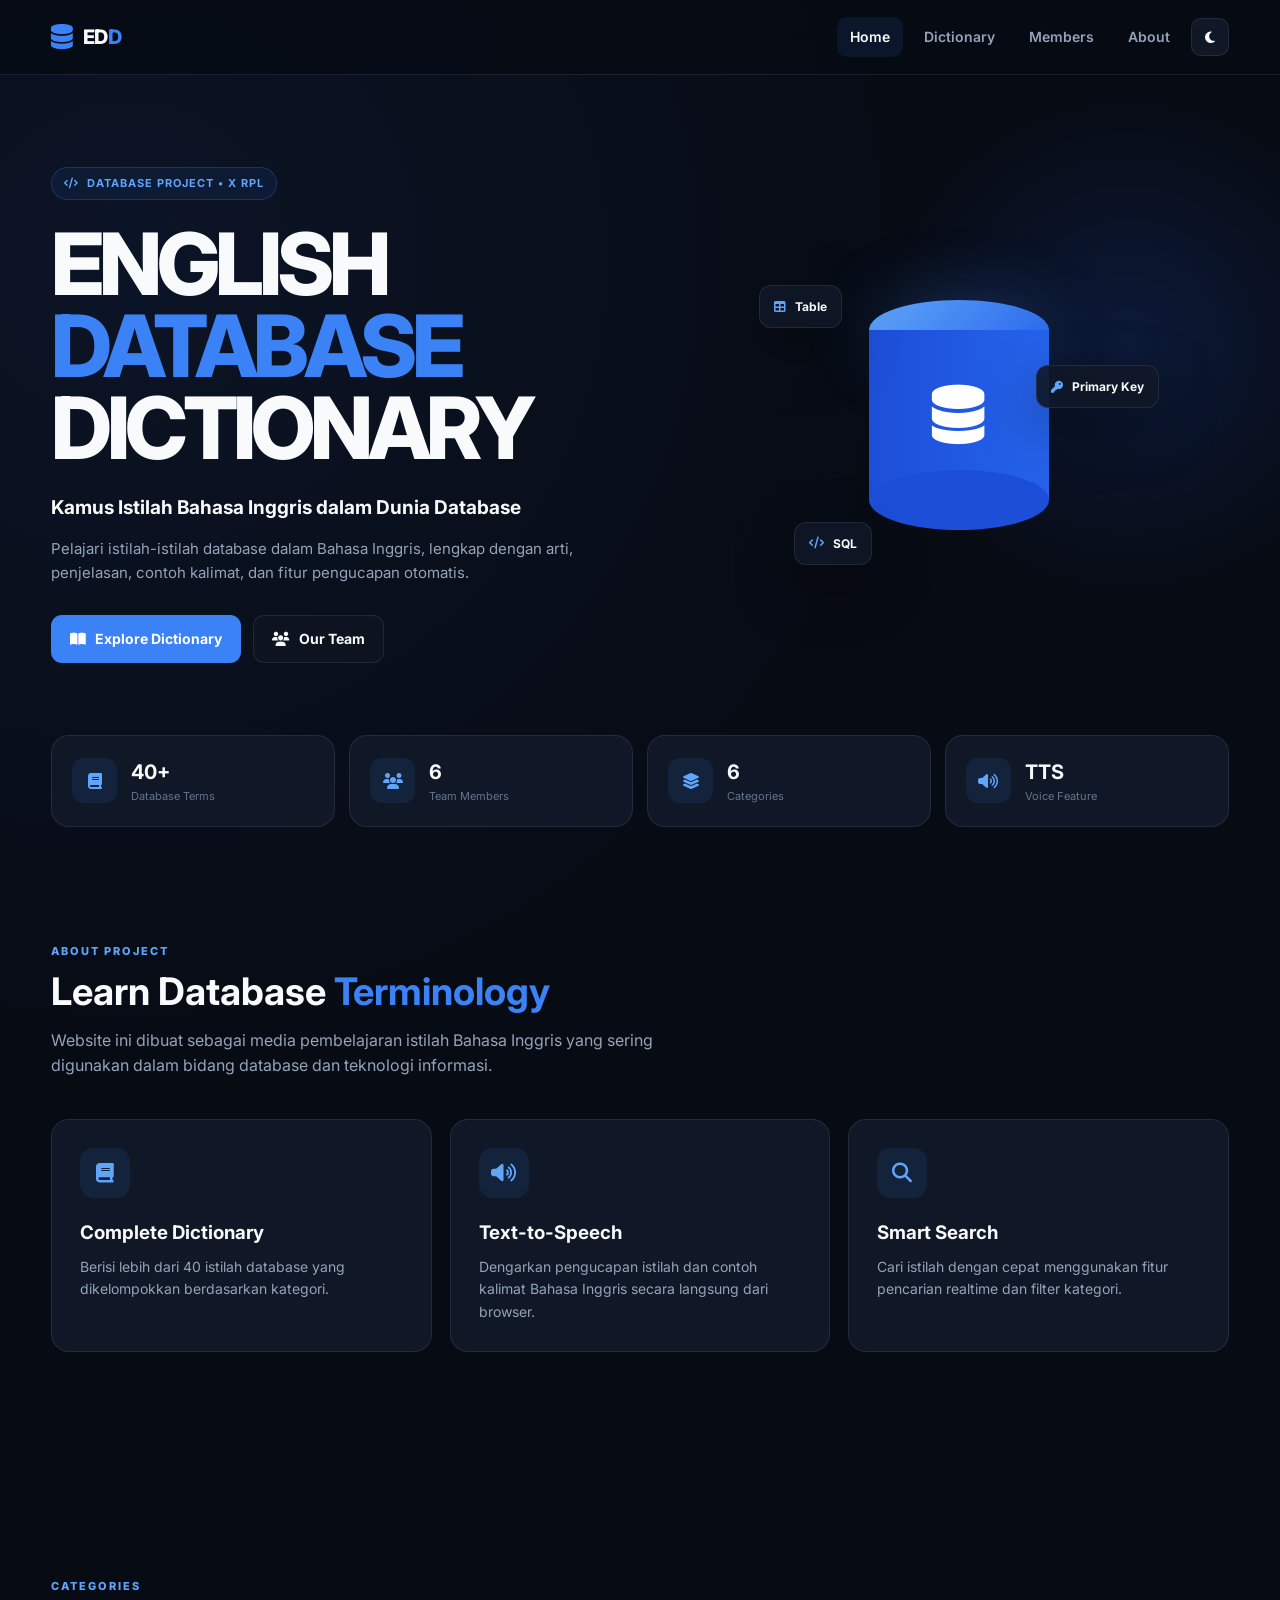
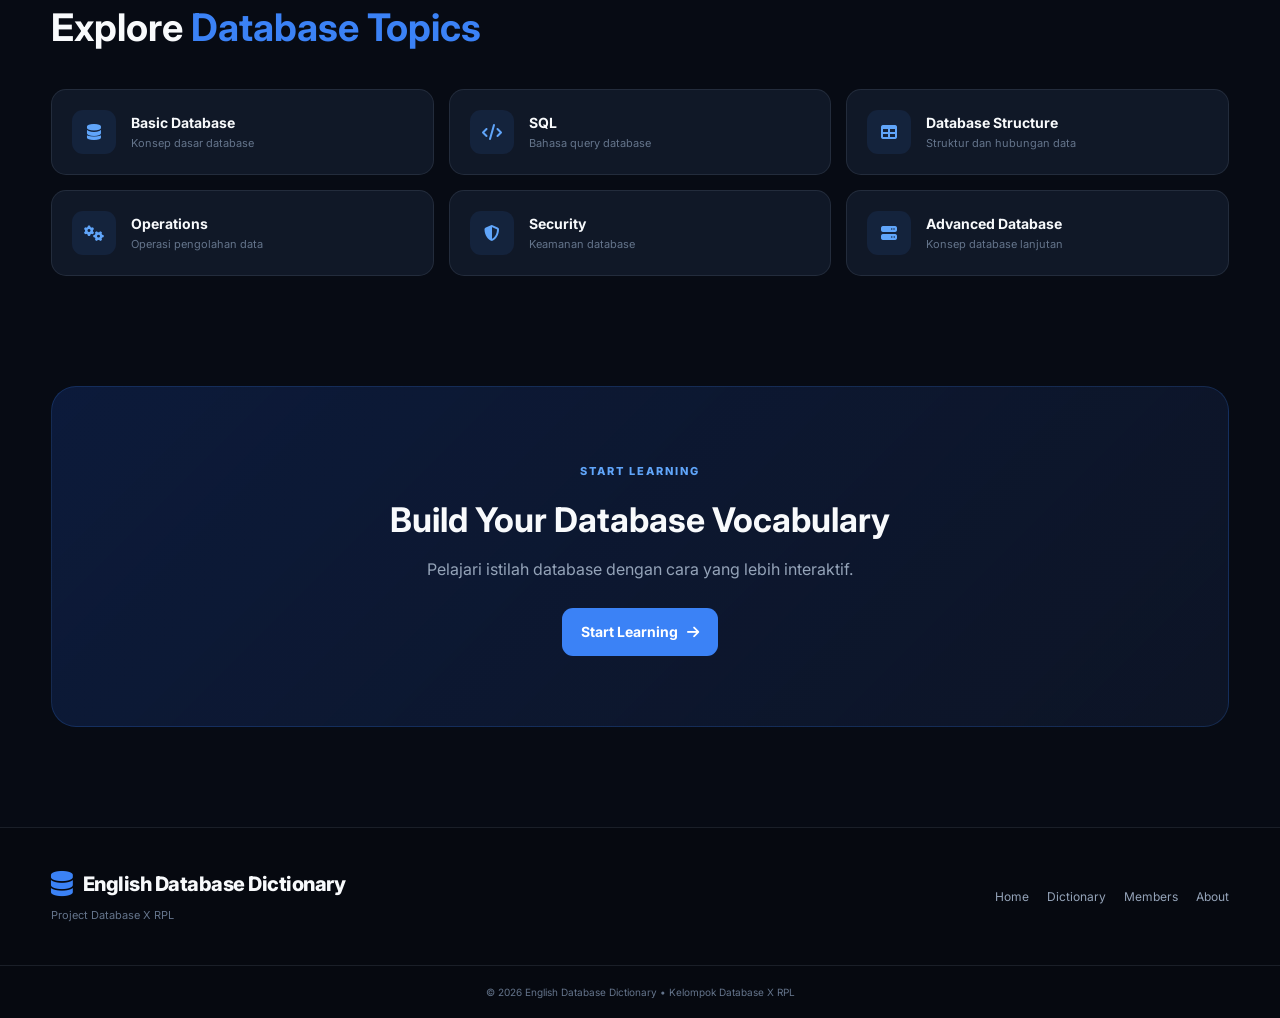
<file: index.html>
<!DOCTYPE html>
<html lang="id">
<head>
    <meta charset="UTF-8">
    <meta name="viewport" content="width=device-width, initial-scale=1.0">
    <meta name="description" content="English Database Dictionary - Kamus Istilah Bahasa Inggris dalam Dunia Database">
    <title>English Database Dictionary</title>
    <link rel="stylesheet" href="style.css">
    <link rel="preconnect" href="https://fonts.googleapis.com">
    <link rel="preconnect" href="https://fonts.gstatic.com" crossorigin>
    <link href="https://fonts.googleapis.com/css2?family=Inter:wght@400;500;600;700;800&display=swap" rel="stylesheet">
    <link rel="stylesheet" href="https://cdnjs.cloudflare.com/ajax/libs/font-awesome/6.5.2/css/all.min.css">
</head>

<body>

<header class="navbar">
    <div class="nav-container">
        <a href="index.html" class="logo">
            <i class="fa-solid fa-database"></i>
            <span>ED<span>D</span></span>
        </a>

        <button class="menu-toggle" id="menuToggle">
            <i class="fa-solid fa-bars"></i>
        </button>

        <nav id="mainNav">
            <a href="index.html" class="active">Home</a>
            <a href="dictionary.html">Dictionary</a>
            <a href="members.html">Members</a>
            <a href="about.html">About</a>
            <button class="theme-btn" onclick="toggleTheme()" title="Ubah tema">
                <i class="fa-solid fa-moon"></i>
            </button>
        </nav>
    </div>
</header>

<main>

<section class="hero">
    <div class="hero-bg"></div>

    <div class="hero-content">
        <div class="badge">
            <i class="fa-solid fa-code"></i>
            DATABASE PROJECT • X RPL
        </div>

        <h1>
            ENGLISH<br>
            <span>DATABASE</span><br>
            DICTIONARY
        </h1>

        <p class="hero-subtitle">
            Kamus Istilah Bahasa Inggris dalam Dunia Database
        </p>

        <p class="hero-description">
            Pelajari istilah-istilah database dalam Bahasa Inggris,
            lengkap dengan arti, penjelasan, contoh kalimat,
            dan fitur pengucapan otomatis.
        </p>

        <div class="hero-buttons">
            <a href="dictionary.html" class="btn btn-primary">
                <i class="fa-solid fa-book-open"></i>
                Explore Dictionary
            </a>

            <a href="members.html" class="btn btn-outline">
                <i class="fa-solid fa-users"></i>
                Our Team
            </a>
        </div>
    </div>

    <div class="hero-visual">
        <div class="database-visual">
            <div class="db-cylinder">
                <div class="db-top"></div>
                <div class="db-middle">
                    <i class="fa-solid fa-database"></i>
                </div>
                <div class="db-bottom"></div>
            </div>

            <div class="floating-card card-one">
                <i class="fa-solid fa-table"></i>
                <span>Table</span>
            </div>

            <div class="floating-card card-two">
                <i class="fa-solid fa-key"></i>
                <span>Primary Key</span>
            </div>

            <div class="floating-card card-three">
                <i class="fa-solid fa-code"></i>
                <span>SQL</span>
            </div>
        </div>
    </div>
</section>

<section class="stats-section">
    <div class="stats-grid">

        <div class="stat-card">
            <div class="stat-icon">
                <i class="fa-solid fa-book"></i>
            </div>
            <div>
                <strong>40+</strong>
                <span>Database Terms</span>
            </div>
        </div>

        <div class="stat-card">
            <div class="stat-icon">
                <i class="fa-solid fa-users"></i>
            </div>
            <div>
                <strong>6</strong>
                <span>Team Members</span>
            </div>
        </div>

        <div class="stat-card">
            <div class="stat-icon">
                <i class="fa-solid fa-layer-group"></i>
            </div>
            <div>
                <strong>6</strong>
                <span>Categories</span>
            </div>
        </div>

        <div class="stat-card">
            <div class="stat-icon">
                <i class="fa-solid fa-volume-high"></i>
            </div>
            <div>
                <strong>TTS</strong>
                <span>Voice Feature</span>
            </div>
        </div>

    </div>
</section>

<section class="section intro-section">

    <div class="section-heading">
        <span class="section-label">ABOUT PROJECT</span>
        <h2>Learn Database <span>Terminology</span></h2>
        <p>
            Website ini dibuat sebagai media pembelajaran istilah Bahasa Inggris
            yang sering digunakan dalam bidang database dan teknologi informasi.
        </p>
    </div>

    <div class="feature-grid">

        <div class="feature-card">
            <div class="feature-icon">
                <i class="fa-solid fa-book"></i>
            </div>
            <h3>Complete Dictionary</h3>
            <p>
                Berisi lebih dari 40 istilah database yang dikelompokkan
                berdasarkan kategori.
            </p>
        </div>

        <div class="feature-card">
            <div class="feature-icon">
                <i class="fa-solid fa-volume-high"></i>
            </div>
            <h3>Text-to-Speech</h3>
            <p>
                Dengarkan pengucapan istilah dan contoh kalimat Bahasa Inggris
                secara langsung dari browser.
            </p>
        </div>

        <div class="feature-card">
            <div class="feature-icon">
                <i class="fa-solid fa-magnifying-glass"></i>
            </div>
            <h3>Smart Search</h3>
            <p>
                Cari istilah dengan cepat menggunakan fitur pencarian
                realtime dan filter kategori.
            </p>
        </div>

    </div>

</section>

<section class="section categories-section">

    <div class="section-heading">
        <span class="section-label">CATEGORIES</span>
        <h2>Explore <span>Database Topics</span></h2>
    </div>

    <div class="category-grid">

        <a href="dictionary.html?category=Basic%20Database" class="category-card">
            <i class="fa-solid fa-database"></i>
            <div>
                <h3>Basic Database</h3>
                <p>Konsep dasar database</p>
            </div>
        </a>

        <a href="dictionary.html?category=SQL" class="category-card">
            <i class="fa-solid fa-code"></i>
            <div>
                <h3>SQL</h3>
                <p>Bahasa query database</p>
            </div>
        </a>

        <a href="dictionary.html?category=Database%20Structure" class="category-card">
            <i class="fa-solid fa-table"></i>
            <div>
                <h3>Database Structure</h3>
                <p>Struktur dan hubungan data</p>
            </div>
        </a>

        <a href="dictionary.html?category=Database%20Operations" class="category-card">
            <i class="fa-solid fa-gears"></i>
            <div>
                <h3>Operations</h3>
                <p>Operasi pengolahan data</p>
            </div>
        </a>

        <a href="dictionary.html?category=Database%20Security" class="category-card">
            <i class="fa-solid fa-shield-halved"></i>
            <div>
                <h3>Security</h3>
                <p>Keamanan database</p>
            </div>
        </a>

        <a href="dictionary.html?category=Advanced%20Database" class="category-card">
            <i class="fa-solid fa-server"></i>
            <div>
                <h3>Advanced Database</h3>
                <p>Konsep database lanjutan</p>
            </div>
        </a>

    </div>

</section>

<section class="cta-section">
    <div class="cta-content">
        <span class="section-label">START LEARNING</span>
        <h2>Build Your Database Vocabulary</h2>
        <p>Pelajari istilah database dengan cara yang lebih interaktif.</p>
        <a href="dictionary.html" class="btn btn-primary">
            Start Learning
            <i class="fa-solid fa-arrow-right"></i>
        </a>
    </div>
</section>

</main>

<footer class="footer">
    <div class="footer-container">
        <div class="footer-brand">
            <div class="logo">
                <i class="fa-solid fa-database"></i>
                <span>English Database Dictionary</span>
            </div>
            <p>Project Database X RPL</p>
        </div>

        <div class="footer-links">
            <a href="index.html">Home</a>
            <a href="dictionary.html">Dictionary</a>
            <a href="members.html">Members</a>
            <a href="about.html">About</a>
        </div>
    </div>

    <div class="footer-bottom">
        © 2026 English Database Dictionary • Kelompok Database X RPL
    </div>
</footer>

<script src="script.js"></script>
</body>
</html>
</file>
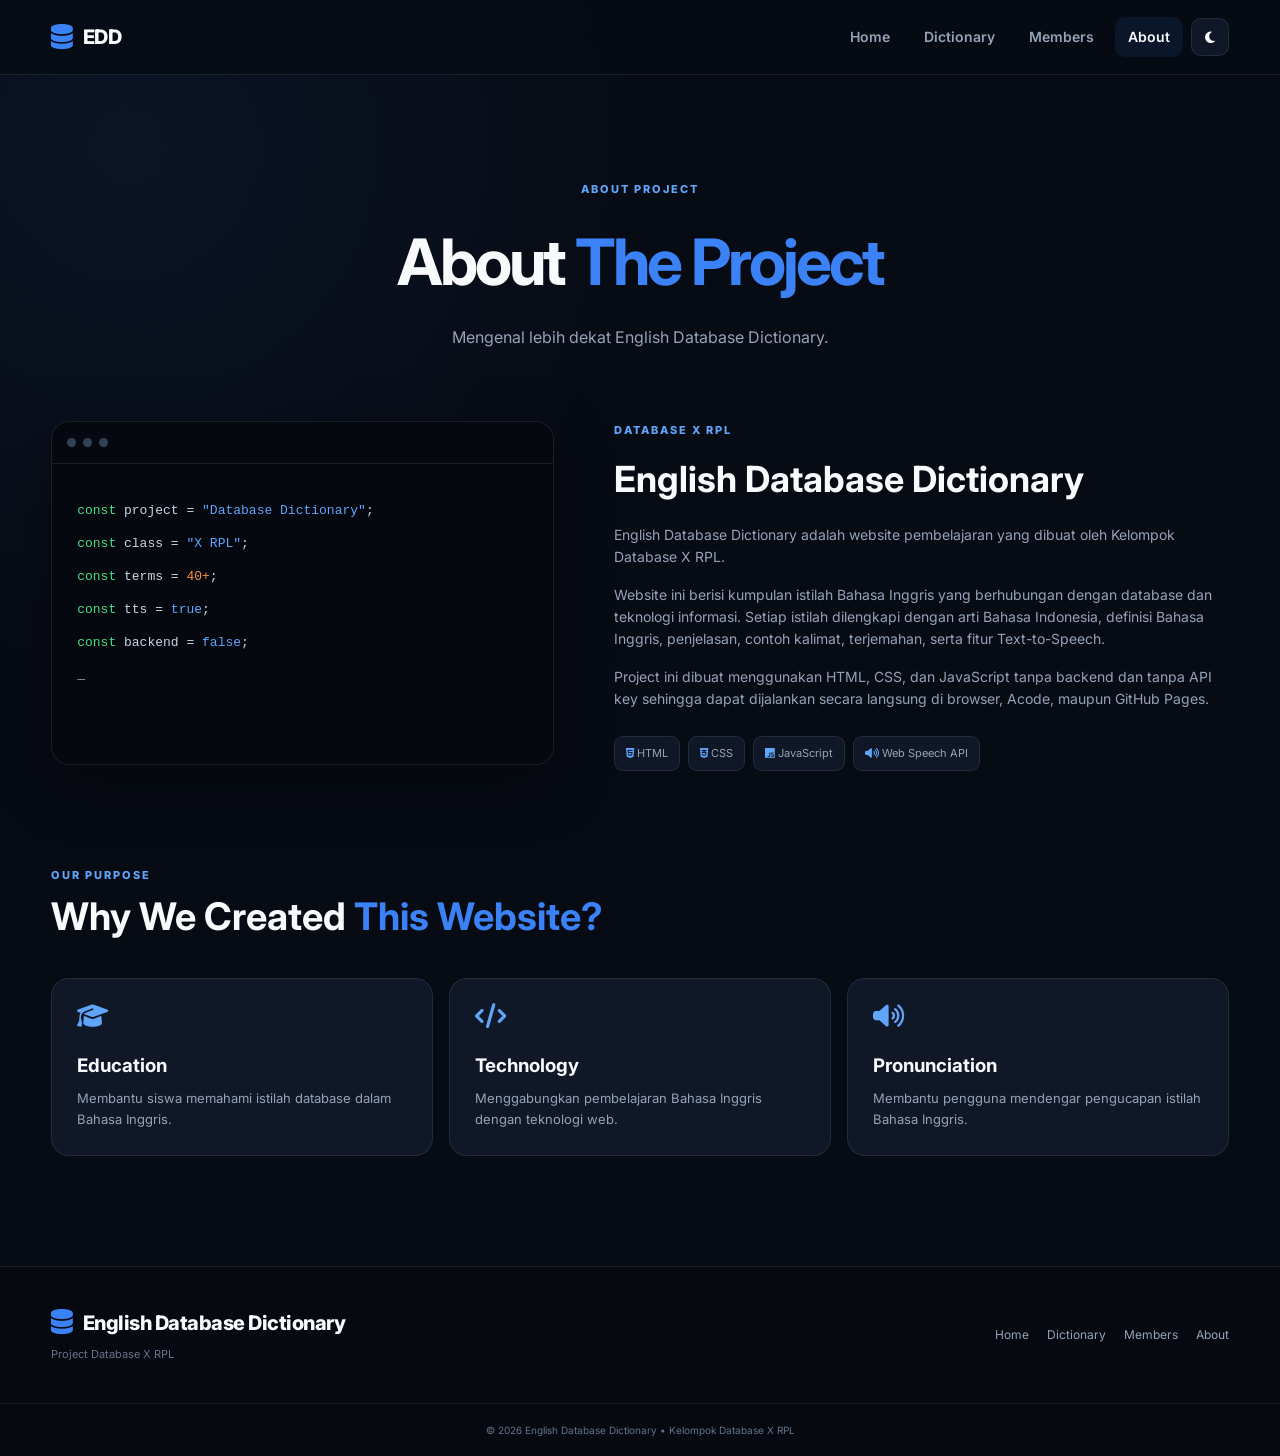
<file: about.html>
<!DOCTYPE html>
<html lang="id">

<head>

<meta charset="UTF-8">
<meta name="viewport" content="width=device-width, initial-scale=1.0">

<title>About | English Database Dictionary</title>

<link rel="stylesheet" href="style.css">

<link rel="preconnect" href="https://fonts.googleapis.com">
<link rel="preconnect" href="https://fonts.gstatic.com" crossorigin>

<link href="https://fonts.googleapis.com/css2?family=Inter:wght@400;500;600;700;800&display=swap" rel="stylesheet">

<link rel="stylesheet" href="https://cdnjs.cloudflare.com/ajax/libs/font-awesome/6.5.2/css/all.min.css">

</head>

<body>

<header class="navbar">

<div class="nav-container">

<a href="index.html" class="logo">
<i class="fa-solid fa-database"></i>
<span>EDD</span>
</a>

<button class="menu-toggle" id="menuToggle">
<i class="fa-solid fa-bars"></i>
</button>

<nav id="mainNav">

<a href="index.html">Home</a>
<a href="dictionary.html">Dictionary</a>
<a href="members.html">Members</a>
<a href="about.html" class="active">About</a>

<button class="theme-btn" onclick="toggleTheme()">
<i class="fa-solid fa-moon"></i>
</button>

</nav>

</div>

</header>

<main>

<section class="page-header">

<span class="section-label">ABOUT PROJECT</span>

<h1>About <span>The Project</span></h1>

<p>
Mengenal lebih dekat English Database Dictionary.
</p>

</section>


<section class="about-section">

<div class="about-grid">

<div class="about-visual">

<div class="terminal-window">

<div class="terminal-top">

<span></span>
<span></span>
<span></span>

</div>

<div class="terminal-content">

<p>
<span class="green">const</span>
project =
<span class="blue">"Database Dictionary"</span>;
</p>

<p>
<span class="green">const</span>
class =
<span class="blue">"X RPL"</span>;
</p>

<p>
<span class="green">const</span>
terms = <span class="orange">40+</span>;
</p>

<p>
<span class="green">const</span>
tts = <span class="blue">true</span>;
</p>

<p>
<span class="green">const</span>
backend = <span class="blue">false</span>;
</p>

<p class="cursor">_</p>

</div>

</div>

</div>


<div class="about-content">

<span class="section-label">DATABASE X RPL</span>

<h2>English Database Dictionary</h2>

<p>
English Database Dictionary adalah website pembelajaran yang dibuat
oleh Kelompok Database X RPL.
</p>

<p>
Website ini berisi kumpulan istilah Bahasa Inggris yang berhubungan
dengan database dan teknologi informasi. Setiap istilah dilengkapi
dengan arti Bahasa Indonesia, definisi Bahasa Inggris, penjelasan,
contoh kalimat, terjemahan, serta fitur Text-to-Speech.
</p>

<p>
Project ini dibuat menggunakan HTML, CSS, dan JavaScript tanpa
backend dan tanpa API key sehingga dapat dijalankan secara langsung
di browser, Acode, maupun GitHub Pages.
</p>

<div class="tech-list">

<span><i class="fa-brands fa-html5"></i> HTML</span>

<span><i class="fa-brands fa-css3-alt"></i> CSS</span>

<span><i class="fa-brands fa-js"></i> JavaScript</span>

<span><i class="fa-solid fa-volume-high"></i> Web Speech API</span>

</div>

</div>

</div>

</section>


<section class="purpose-section">

<div class="section-heading">

<span class="section-label">OUR PURPOSE</span>

<h2>Why We Created <span>This Website?</span></h2>

</div>

<div class="purpose-grid">

<div class="purpose-card">

<i class="fa-solid fa-graduation-cap"></i>

<h3>Education</h3>

<p>
Membantu siswa memahami istilah database dalam Bahasa Inggris.
</p>

</div>

<div class="purpose-card">

<i class="fa-solid fa-code"></i>

<h3>Technology</h3>

<p>
Menggabungkan pembelajaran Bahasa Inggris dengan teknologi web.
</p>

</div>

<div class="purpose-card">

<i class="fa-solid fa-volume-high"></i>

<h3>Pronunciation</h3>

<p>
Membantu pengguna mendengar pengucapan istilah Bahasa Inggris.
</p>

</div>

</div>

</section>

</main>

<footer class="footer">

<div class="footer-container">

<div class="footer-brand">

<div class="logo">
<i class="fa-solid fa-database"></i>
<span>English Database Dictionary</span>
</div>

<p>Project Database X RPL</p>

</div>

<div class="footer-links">

<a href="index.html">Home</a>
<a href="dictionary.html">Dictionary</a>
<a href="members.html">Members</a>
<a href="about.html">About</a>

</div>

</div>

<div class="footer-bottom">
© 2026 English Database Dictionary • Kelompok Database X RPL
</div>

</footer>

<script src="script.js"></script>

</body>
</html>
</file>
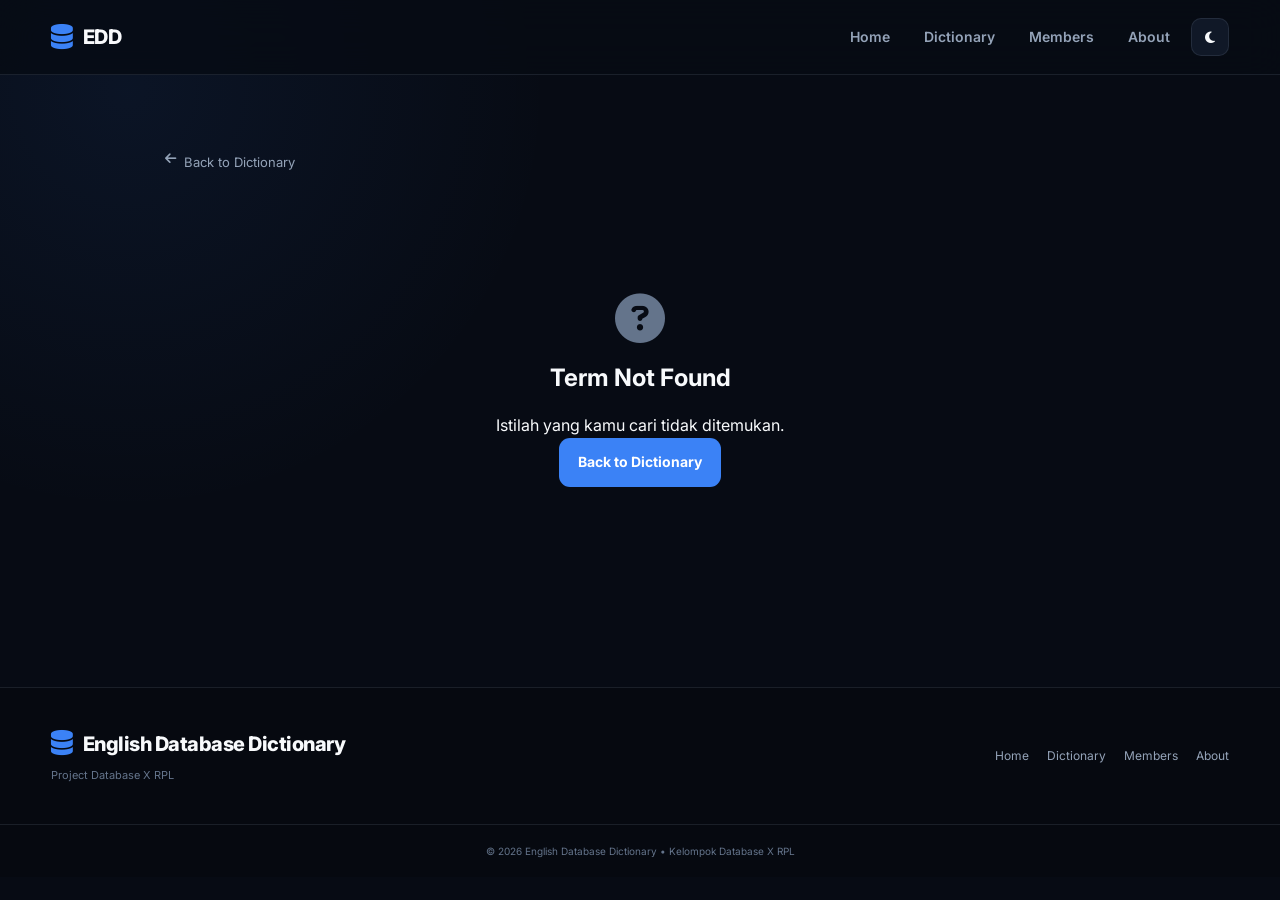
<file: detail.html>
<!DOCTYPE html>
<html lang="id">
<head>
    <meta charset="UTF-8">
    <meta name="viewport" content="width=device-width, initial-scale=1.0">

    <title>Term Detail | English Database Dictionary</title>

    <link rel="stylesheet" href="style.css">

    <link rel="preconnect" href="https://fonts.googleapis.com">
    <link rel="preconnect" href="https://fonts.gstatic.com" crossorigin>

    <link href="https://fonts.googleapis.com/css2?family=Inter:wght@400;500;600;700;800&display=swap" rel="stylesheet">

    <link rel="stylesheet" href="https://cdnjs.cloudflare.com/ajax/libs/font-awesome/6.5.2/css/all.min.css">
</head>

<body>

<header class="navbar">
    <div class="nav-container">

        <a href="index.html" class="logo">
            <i class="fa-solid fa-database"></i>
            <span>EDD</span>
        </a>

        <button class="menu-toggle" id="menuToggle">
            <i class="fa-solid fa-bars"></i>
        </button>

        <nav id="mainNav">
            <a href="index.html">Home</a>
            <a href="dictionary.html">Dictionary</a>
            <a href="members.html">Members</a>
            <a href="about.html">About</a>

            <button class="theme-btn" onclick="toggleTheme()">
                <i class="fa-solid fa-moon"></i>
            </button>
        </nav>

    </div>
</header>

<main>

<section class="detail-page">

    <a href="dictionary.html" class="back-link">
        <i class="fa-solid fa-arrow-left"></i>
        Back to Dictionary
    </a>

    <div id="detailContainer"></div>

</section>

</main>

<footer class="footer">

    <div class="footer-container">

        <div class="footer-brand">

            <div class="logo">
                <i class="fa-solid fa-database"></i>
                <span>English Database Dictionary</span>
            </div>

            <p>Project Database X RPL</p>

        </div>

        <div class="footer-links">
            <a href="index.html">Home</a>
            <a href="dictionary.html">Dictionary</a>
            <a href="members.html">Members</a>
            <a href="about.html">About</a>
        </div>

    </div>

    <div class="footer-bottom">
        © 2026 English Database Dictionary • Kelompok Database X RPL
    </div>

</footer>

<script src="script.js"></script>

</body>
</html>
</file>
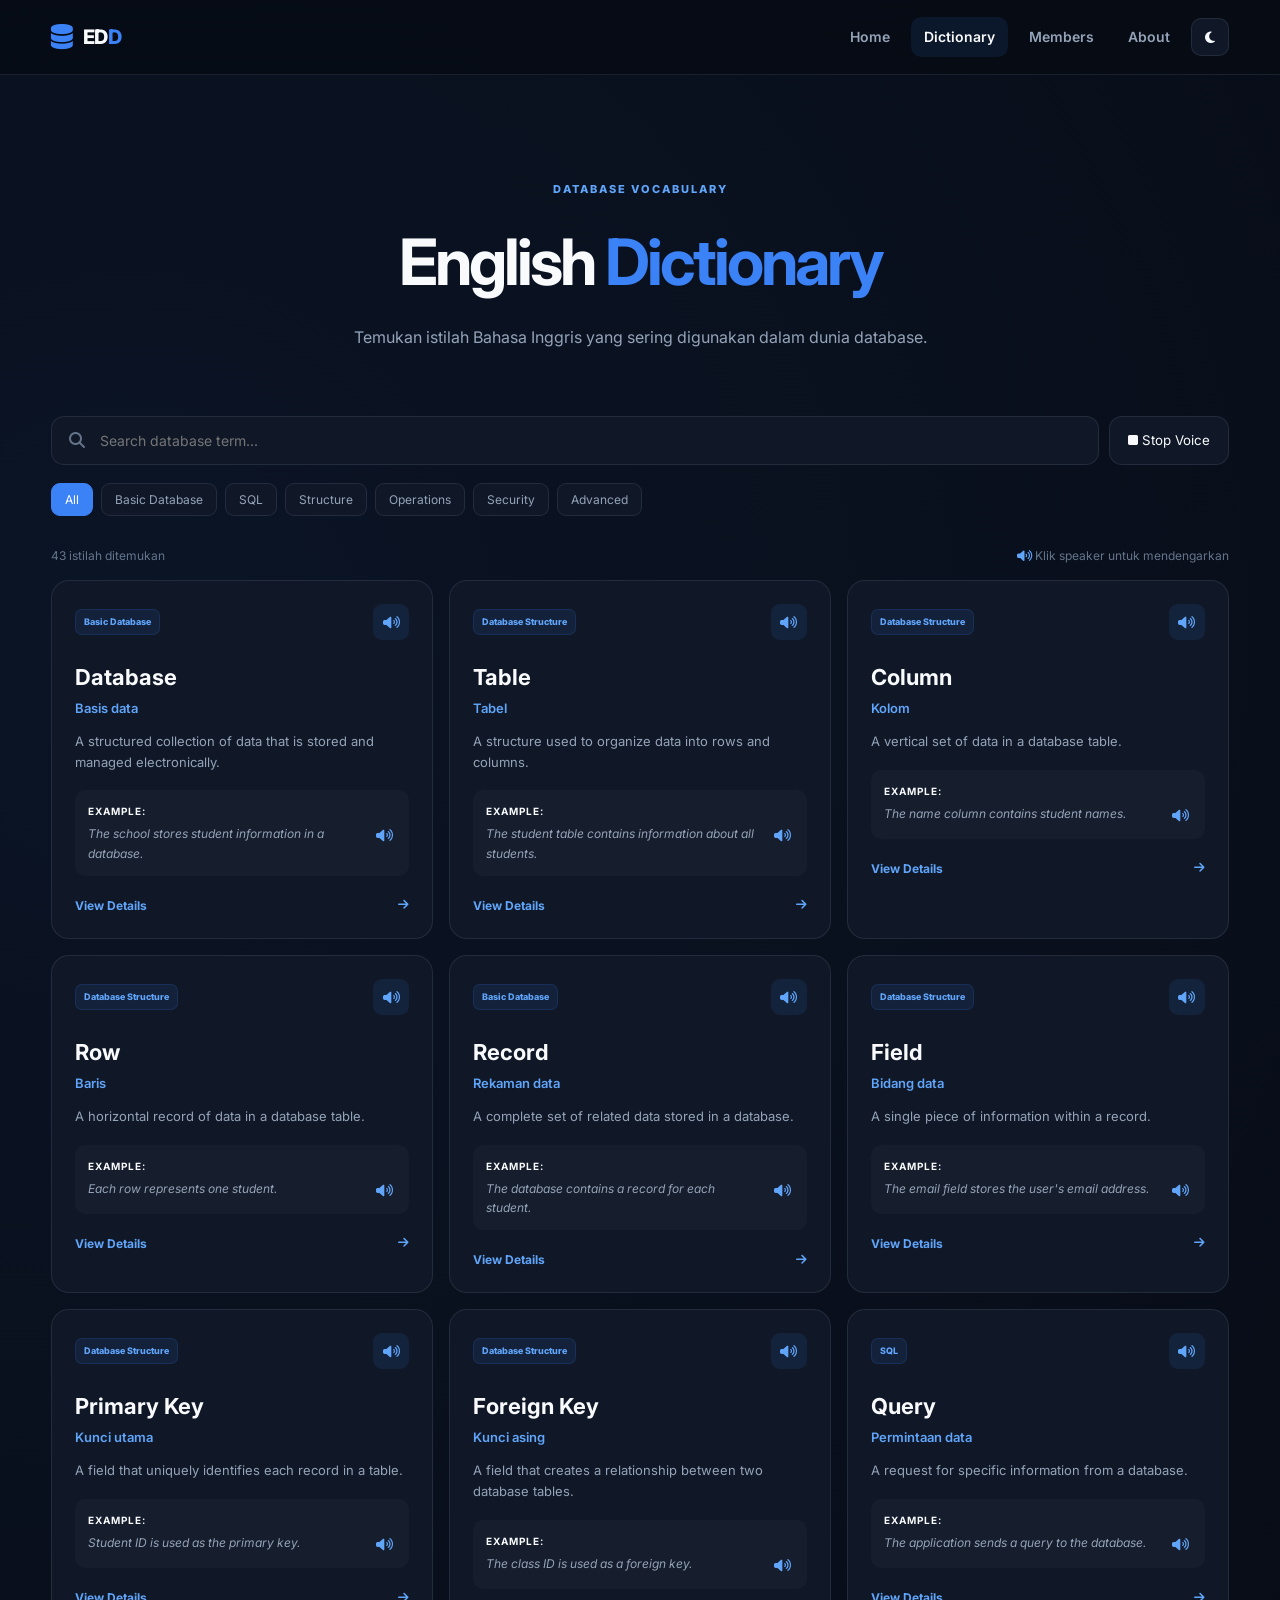
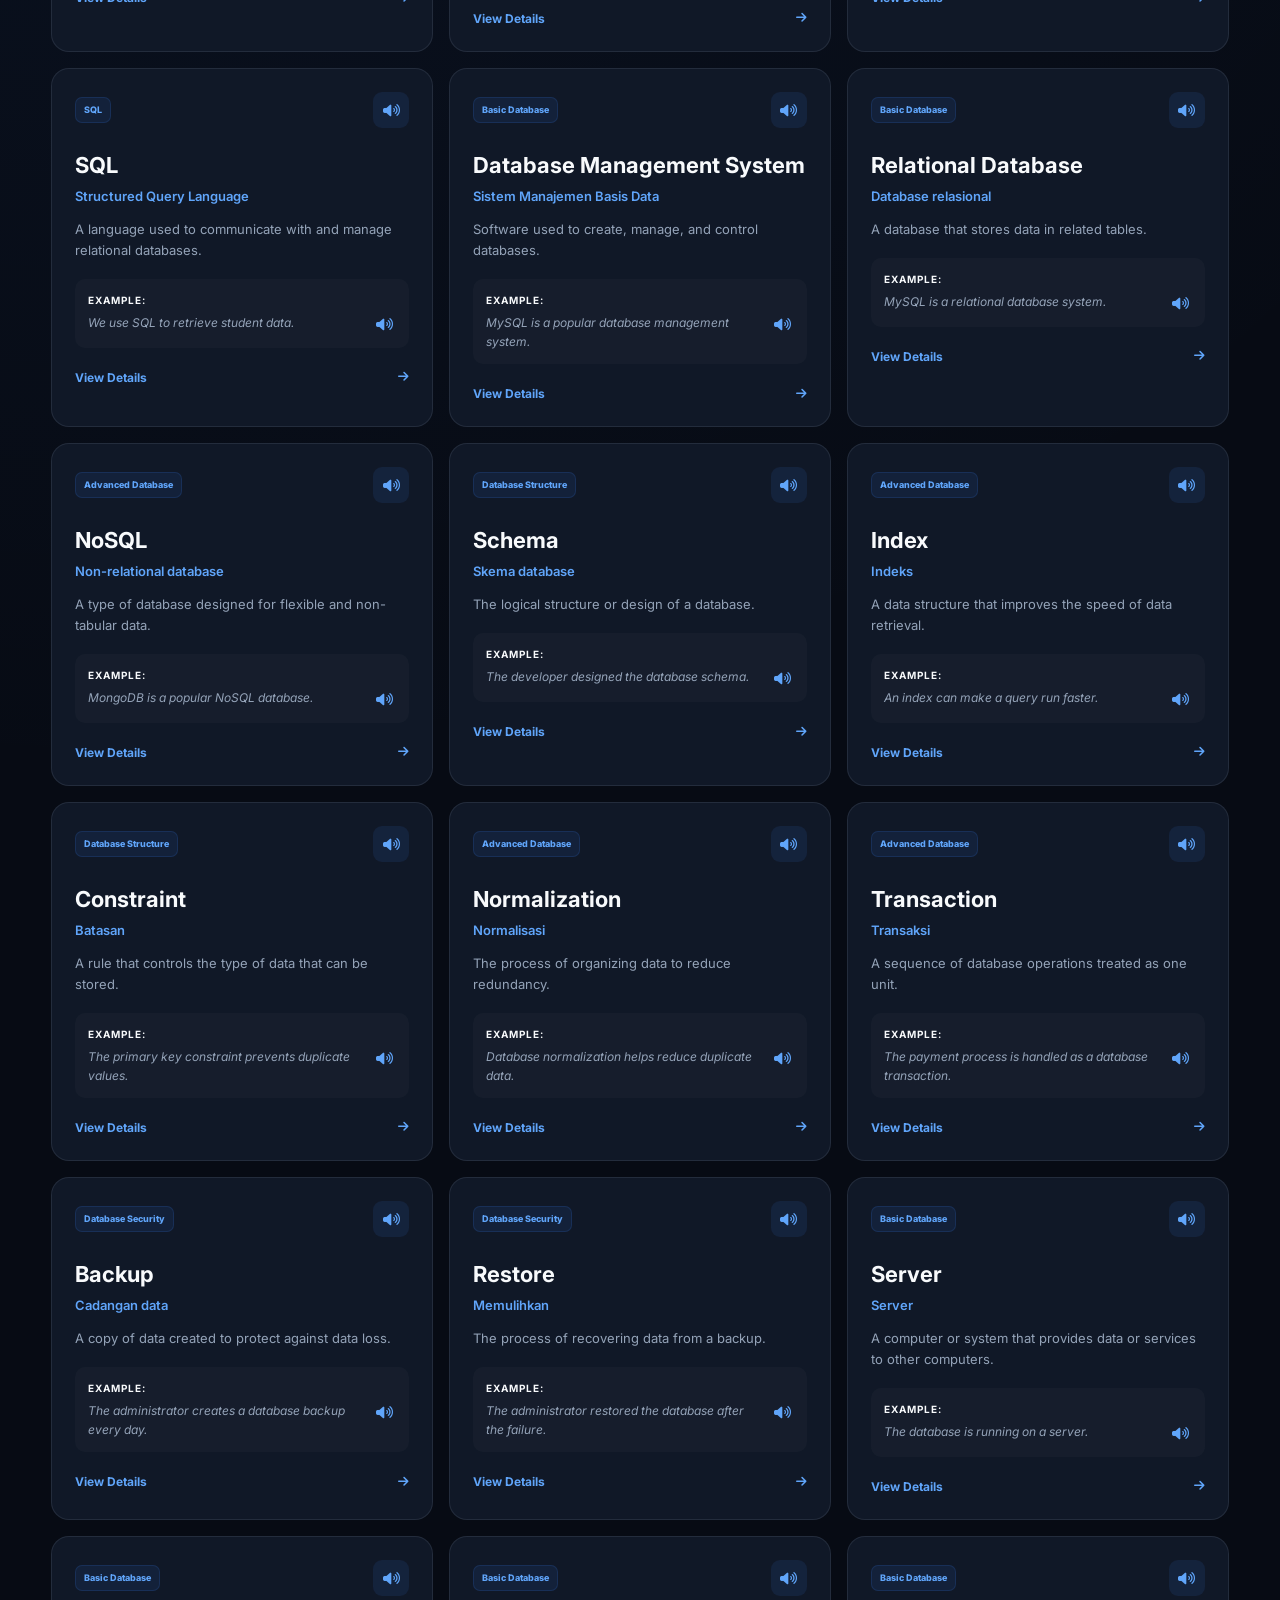
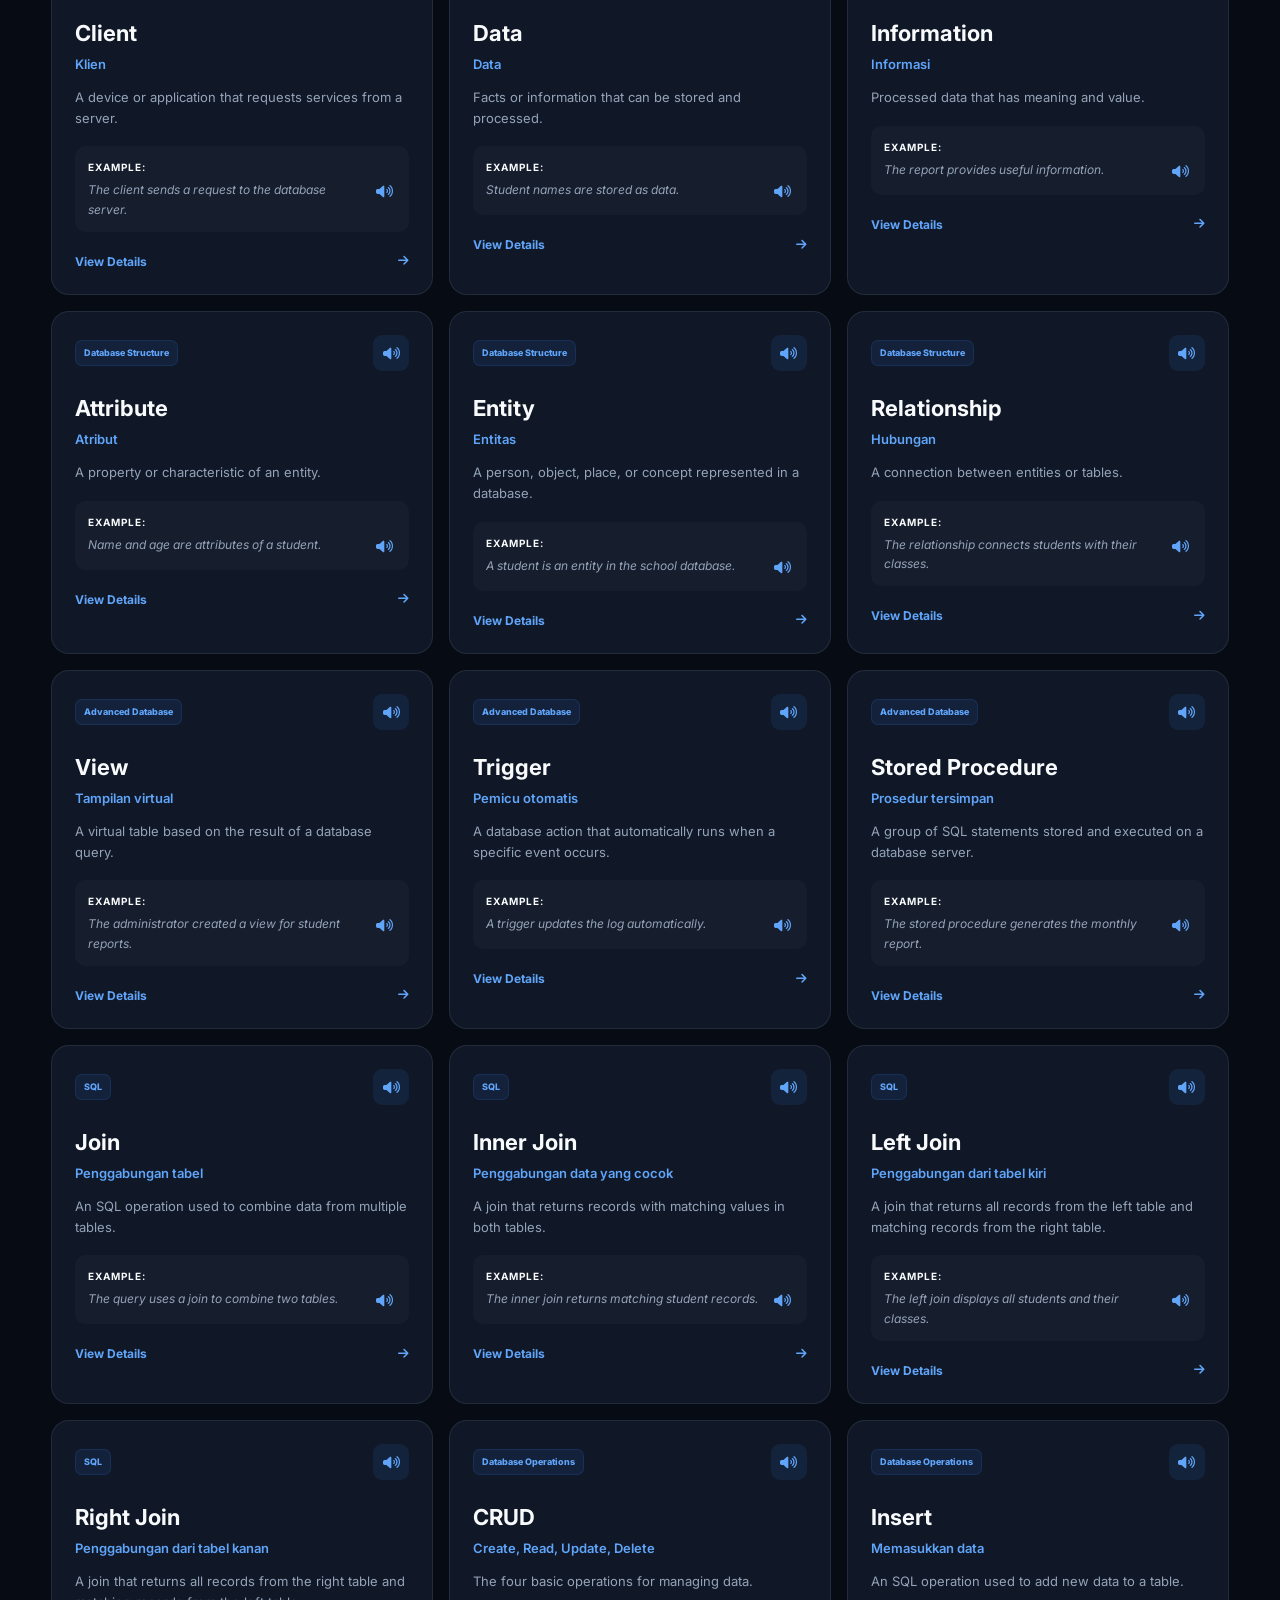
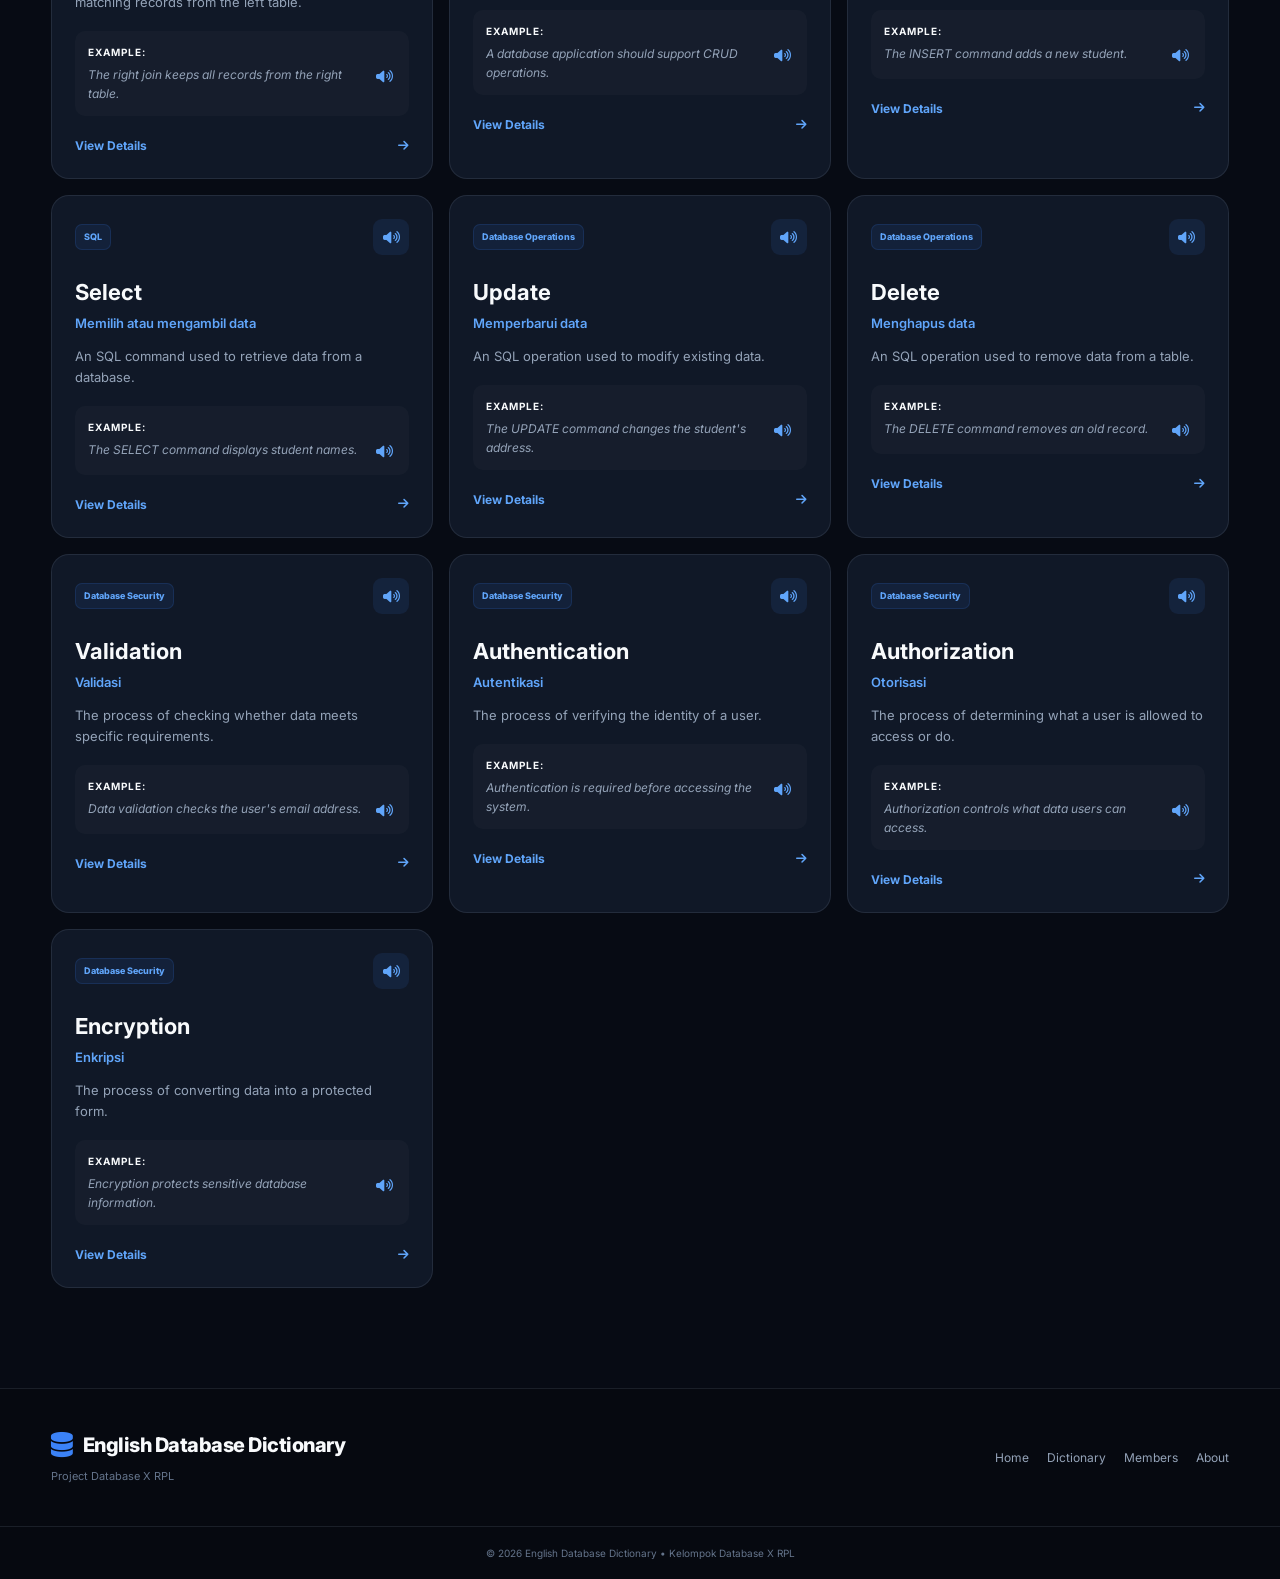
<file: dictionary.html>
<!DOCTYPE html>
<html lang="id">
<head>
    <meta charset="UTF-8">
    <meta name="viewport" content="width=device-width, initial-scale=1.0">
    <title>Dictionary | English Database Dictionary</title>

    <link rel="stylesheet" href="style.css">

    <link rel="preconnect" href="https://fonts.googleapis.com">
    <link rel="preconnect" href="https://fonts.gstatic.com" crossorigin>
    <link href="https://fonts.googleapis.com/css2?family=Inter:wght@400;500;600;700;800&display=swap" rel="stylesheet">

    <link rel="stylesheet" href="https://cdnjs.cloudflare.com/ajax/libs/font-awesome/6.5.2/css/all.min.css">
</head>

<body>

<header class="navbar">
    <div class="nav-container">

        <a href="index.html" class="logo">
            <i class="fa-solid fa-database"></i>
            <span>ED<span>D</span></span>
        </a>

        <button class="menu-toggle" id="menuToggle">
            <i class="fa-solid fa-bars"></i>
        </button>

        <nav id="mainNav">
            <a href="index.html">Home</a>
            <a href="dictionary.html" class="active">Dictionary</a>
            <a href="members.html">Members</a>
            <a href="about.html">About</a>

            <button class="theme-btn" onclick="toggleTheme()">
                <i class="fa-solid fa-moon"></i>
            </button>
        </nav>

    </div>
</header>

<main>

<section class="page-header">
    <span class="section-label">DATABASE VOCABULARY</span>
    <h1>English <span>Dictionary</span></h1>
    <p>
        Temukan istilah Bahasa Inggris yang sering digunakan
        dalam dunia database.
    </p>
</section>

<section class="dictionary-section">

    <div class="search-area">

        <div class="search-box">
            <i class="fa-solid fa-magnifying-glass"></i>
            <input
                type="text"
                id="searchInput"
                placeholder="Search database term..."
                autocomplete="off"
            >
        </div>

        <button class="stop-btn" onclick="stopSpeech()">
            <i class="fa-solid fa-stop"></i>
            Stop Voice
        </button>

    </div>

    <div class="filter-area">

        <button class="filter-btn active" data-category="All">
            All
        </button>

        <button class="filter-btn" data-category="Basic Database">
            Basic Database
        </button>

        <button class="filter-btn" data-category="SQL">
            SQL
        </button>

        <button class="filter-btn" data-category="Database Structure">
            Structure
        </button>

        <button class="filter-btn" data-category="Database Operations">
            Operations
        </button>

        <button class="filter-btn" data-category="Database Security">
            Security
        </button>

        <button class="filter-btn" data-category="Advanced Database">
            Advanced
        </button>

    </div>

    <div class="dictionary-info">
        <span id="resultCount">40 istilah ditemukan</span>
        <span>
            <i class="fa-solid fa-volume-high"></i>
            Klik speaker untuk mendengarkan
        </span>
    </div>

    <div class="terms-grid" id="termsContainer"></div>

    <div class="empty-state" id="emptyState">
        <i class="fa-solid fa-magnifying-glass"></i>
        <h2>Istilah tidak ditemukan</h2>
        <p>Coba gunakan kata pencarian yang berbeda.</p>
    </div>

</section>

</main>

<footer class="footer">
    <div class="footer-container">
        <div class="footer-brand">
            <div class="logo">
                <i class="fa-solid fa-database"></i>
                <span>English Database Dictionary</span>
            </div>
            <p>Project Database X RPL</p>
        </div>

        <div class="footer-links">
            <a href="index.html">Home</a>
            <a href="dictionary.html">Dictionary</a>
            <a href="members.html">Members</a>
            <a href="about.html">About</a>
        </div>
    </div>

    <div class="footer-bottom">
        © 2026 English Database Dictionary • Kelompok Database X RPL
    </div>
</footer>

<script src="script.js"></script>

</body>
</html>
</file>
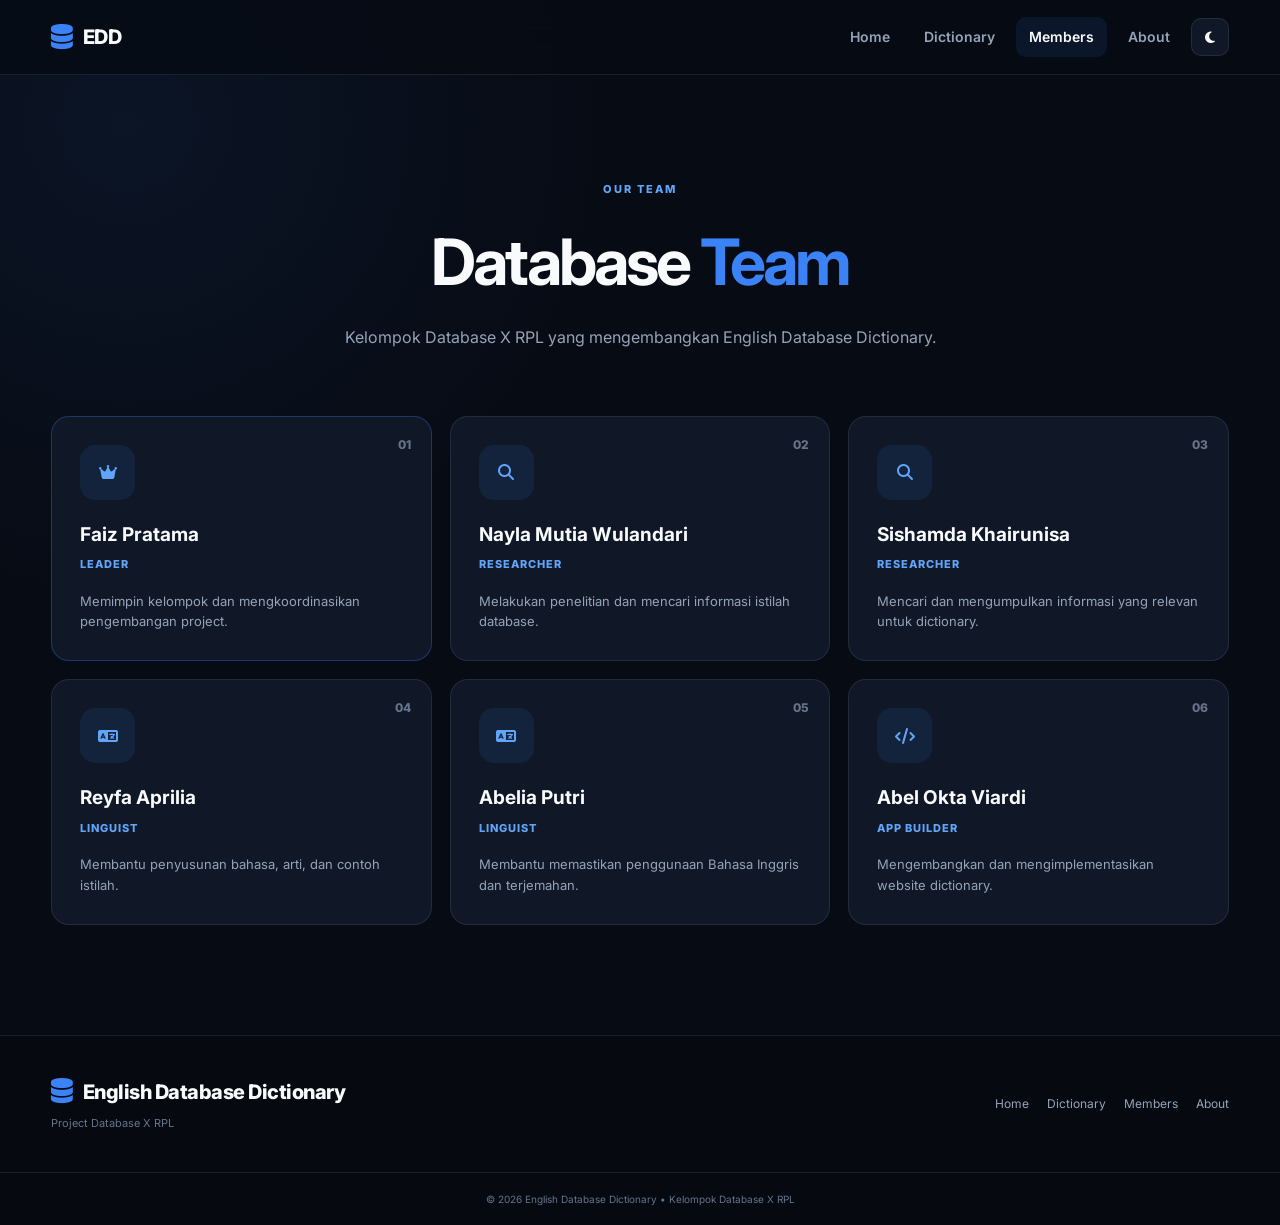
<file: members.html>
<!DOCTYPE html>
<html lang="id">

<head>

<meta charset="UTF-8">
<meta name="viewport" content="width=device-width, initial-scale=1.0">

<title>Members | English Database Dictionary</title>

<link rel="stylesheet" href="style.css">

<link rel="preconnect" href="https://fonts.googleapis.com">
<link rel="preconnect" href="https://fonts.gstatic.com" crossorigin>

<link href="https://fonts.googleapis.com/css2?family=Inter:wght@400;500;600;700;800&display=swap" rel="stylesheet">

<link rel="stylesheet" href="https://cdnjs.cloudflare.com/ajax/libs/font-awesome/6.5.2/css/all.min.css">

</head>

<body>

<header class="navbar">

<div class="nav-container">

<a href="index.html" class="logo">
<i class="fa-solid fa-database"></i>
<span>EDD</span>
</a>

<button class="menu-toggle" id="menuToggle">
<i class="fa-solid fa-bars"></i>
</button>

<nav id="mainNav">

<a href="index.html">Home</a>
<a href="dictionary.html">Dictionary</a>
<a href="members.html" class="active">Members</a>
<a href="about.html">About</a>

<button class="theme-btn" onclick="toggleTheme()">
<i class="fa-solid fa-moon"></i>
</button>

</nav>

</div>

</header>

<main>

<section class="page-header">

<span class="section-label">OUR TEAM</span>

<h1>Database <span>Team</span></h1>

<p>
Kelompok Database X RPL yang mengembangkan English Database Dictionary.
</p>

</section>

<section class="members-section">

<div class="members-grid">

<div class="member-card leader">

<div class="member-number">01</div>

<div class="member-icon">
<i class="fa-solid fa-crown"></i>
</div>

<h2>Faiz Pratama</h2>

<span class="member-role">Leader</span>

<p>
Memimpin kelompok dan mengkoordinasikan pengembangan project.
</p>

</div>


<div class="member-card">

<div class="member-number">02</div>

<div class="member-icon">
<i class="fa-solid fa-magnifying-glass"></i>
</div>

<h2>Nayla Mutia Wulandari</h2>

<span class="member-role">Researcher</span>

<p>
Melakukan penelitian dan mencari informasi istilah database.
</p>

</div>


<div class="member-card">

<div class="member-number">03</div>

<div class="member-icon">
<i class="fa-solid fa-magnifying-glass"></i>
</div>

<h2>Sishamda Khairunisa</h2>

<span class="member-role">Researcher</span>

<p>
Mencari dan mengumpulkan informasi yang relevan untuk dictionary.
</p>

</div>


<div class="member-card">

<div class="member-number">04</div>

<div class="member-icon">
<i class="fa-solid fa-language"></i>
</div>

<h2>Reyfa Aprilia</h2>

<span class="member-role">Linguist</span>

<p>
Membantu penyusunan bahasa, arti, dan contoh istilah.
</p>

</div>


<div class="member-card">

<div class="member-number">05</div>

<div class="member-icon">
<i class="fa-solid fa-language"></i>
</div>

<h2>Abelia Putri</h2>

<span class="member-role">Linguist</span>

<p>
Membantu memastikan penggunaan Bahasa Inggris dan terjemahan.
</p>

</div>


<div class="member-card">

<div class="member-number">06</div>

<div class="member-icon">
<i class="fa-solid fa-code"></i>
</div>

<h2>Abel Okta Viardi</h2>

<span class="member-role">App Builder</span>

<p>
Mengembangkan dan mengimplementasikan website dictionary.
</p>

</div>

</div>

</section>

</main>

<footer class="footer">

<div class="footer-container">

<div class="footer-brand">

<div class="logo">
<i class="fa-solid fa-database"></i>
<span>English Database Dictionary</span>
</div>

<p>Project Database X RPL</p>

</div>

<div class="footer-links">
<a href="index.html">Home</a>
<a href="dictionary.html">Dictionary</a>
<a href="members.html">Members</a>
<a href="about.html">About</a>
</div>

</div>

<div class="footer-bottom">
© 2026 English Database Dictionary • Kelompok Database X RPL
</div>

</footer>

<script src="script.js"></script>

</body>
</html>
</file>
<file: style.css>
/* =====================================================
   ENGLISH DATABASE DICTIONARY
   MAIN STYLESHEET
   ===================================================== */

:root {

    --bg: #070b14;
    --bg-secondary: #0d1320;
    --card: #101827;
    --card-hover: #141f31;

    --primary: #3b82f6;
    --primary-light: #60a5fa;

    --text: #f8fafc;
    --text-secondary: #94a3b8;
    --text-muted: #64748b;

    --border: rgba(148, 163, 184, 0.14);

    --shadow:
        0 20px 60px rgba(0,0,0,0.35);

    --radius: 18px;

}


* {
    margin: 0;
    padding: 0;
    box-sizing: border-box;
}


html {
    scroll-behavior: smooth;
}


body {

    font-family: "Inter", sans-serif;

    background:
        radial-gradient(
            circle at 10% 10%,
            rgba(59,130,246,0.08),
            transparent 30%
        ),
        var(--bg);

    color: var(--text);

    min-height: 100vh;

    line-height: 1.6;

    transition:
        background 0.3s ease,
        color 0.3s ease;

}


a {
    color: inherit;
    text-decoration: none;
}


button,
input {
    font-family: inherit;
}


/* =====================================================
   NAVBAR
   ===================================================== */

.navbar {

    position: sticky;
    top: 0;

    z-index: 1000;

    background:
        rgba(7,11,20,0.82);

    backdrop-filter: blur(18px);

    border-bottom:
        1px solid var(--border);

}


.nav-container {

    width: min(1180px, 92%);

    margin: auto;

    min-height: 74px;

    display: flex;

    align-items: center;

    justify-content: space-between;

}


.logo {

    display: flex;

    align-items: center;

    gap: 10px;

    font-size: 20px;

    font-weight: 800;

    letter-spacing: -0.5px;

}


.logo i {

    color: var(--primary);

    font-size: 25px;

}


.logo span span {

    color: var(--primary);

}


nav {

    display: flex;

    align-items: center;

    gap: 8px;

}


nav a {

    color: var(--text-secondary);

    padding: 9px 13px;

    border-radius: 10px;

    font-size: 14px;

    font-weight: 600;

    transition: 0.25s;

}


nav a:hover,
nav a.active {

    color: var(--text);

    background:
        rgba(59,130,246,0.1);

}


.theme-btn {

    width: 38px;
    height: 38px;

    border: 1px solid var(--border);

    background: var(--card);

    color: var(--text);

    border-radius: 10px;

    cursor: pointer;

}


.menu-toggle {

    display: none;

    width: 40px;
    height: 40px;

    border: 1px solid var(--border);

    background: var(--card);

    color: var(--text);

    border-radius: 10px;

}


/* =====================================================
   HERO
   ===================================================== */

.hero {

    position: relative;

    width: min(1180px, 92%);

    margin: auto;

    min-height: 680px;

    display: grid;

    grid-template-columns:
        1.05fr
        0.95fr;

    align-items: center;

    gap: 40px;

}


.hero-bg {

    position: absolute;

    width: 500px;
    height: 500px;

    right: -150px;
    top: 20px;

    background:
        radial-gradient(
            circle,
            rgba(37,99,235,0.17),
            transparent 70%
        );

    pointer-events: none;

}


.hero-content {
    position: relative;
    z-index: 2;
}


.badge {

    display: inline-flex;

    align-items: center;

    gap: 8px;

    padding: 7px 12px;

    border:
        1px solid rgba(59,130,246,0.25);

    border-radius: 999px;

    background:
        rgba(59,130,246,0.08);

    color:
        var(--primary-light);

    font-size: 11px;

    font-weight: 700;

    letter-spacing: 1px;

}


.hero h1 {

    margin-top: 24px;

    font-size:
        clamp(48px, 7vw, 86px);

    line-height: 0.95;

    letter-spacing: -5px;

    font-weight: 800;

}


.hero h1 span {
    color: var(--primary);
}


.hero-subtitle {

    margin-top: 24px;

    font-size: 19px;

    font-weight: 700;

}


.hero-description {

    margin-top: 13px;

    max-width: 590px;

    color: var(--text-secondary);

    font-size: 15px;

}


.hero-buttons {

    display: flex;

    gap: 12px;

    flex-wrap: wrap;

    margin-top: 30px;

}


/* =====================================================
   BUTTONS
   ===================================================== */

.btn {

    display: inline-flex;

    align-items: center;

    justify-content: center;

    gap: 9px;

    padding: 12px 18px;

    border-radius: 11px;

    font-size: 14px;

    font-weight: 700;

    cursor: pointer;

    border: 1px solid transparent;

    transition: 0.25s;

}


.btn-primary {

    background: var(--primary);

    color: white;

}


.btn-primary:hover {

    transform: translateY(-2px);

    box-shadow:
        0 12px 30px rgba(59,130,246,0.25);

}


.btn-outline {

    background:
        rgba(255,255,255,0.02);

    border-color: var(--border);

    color: var(--text);

}


.btn-outline:hover {

    border-color:
        rgba(59,130,246,0.5);

    background:
        rgba(59,130,246,0.08);

}


/* =====================================================
   DATABASE VISUAL
   ===================================================== */

.hero-visual {

    display: flex;

    align-items: center;

    justify-content: center;

}


.database-visual {

    position: relative;

    width: 400px;

    height: 420px;

    display: flex;

    align-items: center;

    justify-content: center;

}


.db-cylinder {

    position: relative;

    width: 180px;

    height: 230px;

}


.db-top {

    position: absolute;

    top: 0;

    width: 180px;

    height: 60px;

    border-radius: 50%;

    background:
        linear-gradient(
            135deg,
            #60a5fa,
            #2563eb
        );

    box-shadow:
        0 0 70px rgba(59,130,246,0.3);

}


.db-middle {

    position: absolute;

    top: 30px;

    width: 180px;

    height: 170px;

    background:
        linear-gradient(
            90deg,
            #1d4ed8,
            #2563eb
        );

    display: flex;

    align-items: center;

    justify-content: center;

    color: white;

    font-size: 60px;

}


.db-bottom {

    position: absolute;

    bottom: 0;

    width: 180px;

    height: 60px;

    border-radius: 50%;

    background:
        #1d4ed8;

}


.floating-card {

    position: absolute;

    display: flex;

    align-items: center;

    gap: 9px;

    padding: 11px 14px;

    background:
        rgba(16,24,39,0.9);

    border:
        1px solid var(--border);

    border-radius: 12px;

    box-shadow: var(--shadow);

    font-size: 12px;

    font-weight: 700;

    animation: float 4s ease-in-out infinite;

}


.floating-card i {
    color: var(--primary-light);
}


.card-one {
    left: 0;
    top: 80px;
}


.card-two {
    right: 0;
    top: 160px;
    animation-delay: 1s;
}


.card-three {
    left: 35px;
    bottom: 60px;
    animation-delay: 2s;
}


@keyframes float {

    0%,100% {
        transform: translateY(0);
    }

    50% {
        transform: translateY(-12px);
    }

}


/* =====================================================
   STATS
   ===================================================== */

.stats-section {

    width: min(1180px, 92%);

    margin: -20px auto 0;

}


.stats-grid {

    display: grid;

    grid-template-columns:
        repeat(4, 1fr);

    gap: 14px;

}


.stat-card {

    display: flex;

    align-items: center;

    gap: 14px;

    padding: 20px;

    background: var(--card);

    border:
        1px solid var(--border);

    border-radius: var(--radius);

}


.stat-icon {

    width: 45px;
    height: 45px;

    display: flex;

    align-items: center;

    justify-content: center;

    border-radius: 12px;

    color: var(--primary-light);

    background:
        rgba(59,130,246,0.1);

}


.stat-card strong {

    display: block;

    font-size: 20px;

}


.stat-card span {

    display: block;

    color: var(--text-muted);

    font-size: 11px;

}


/* =====================================================
   SECTIONS
   ===================================================== */

.section {

    width: min(1180px, 92%);

    margin: auto;

    padding: 110px 0;

}


.section-heading {

    max-width: 650px;

    margin-bottom: 40px;

}


.section-label {

    color: var(--primary-light);

    font-size: 11px;

    font-weight: 800;

    letter-spacing: 2px;

}


.section-heading h2 {

    margin-top: 8px;

    font-size: 38px;

    line-height: 1.15;

}


.section-heading h2 span {

    color: var(--primary);

}


.section-heading p {

    margin-top: 14px;

    color: var(--text-secondary);

}


/* =====================================================
   FEATURES
   ===================================================== */

.feature-grid {

    display: grid;

    grid-template-columns:
        repeat(3, 1fr);

    gap: 18px;

}


.feature-card {

    padding: 28px;

    border:
        1px solid var(--border);

    background: var(--card);

    border-radius: var(--radius);

    transition: 0.3s;

}


.feature-card:hover {

    transform: translateY(-6px);

    border-color:
        rgba(59,130,246,0.3);

}


.feature-icon {

    width: 50px;
    height: 50px;

    display: flex;

    align-items: center;

    justify-content: center;

    border-radius: 14px;

    color: var(--primary-light);

    background:
        rgba(59,130,246,0.1);

    font-size: 20px;

}


.feature-card h3 {

    margin-top: 20px;

}


.feature-card p {

    margin-top: 8px;

    color: var(--text-secondary);

    font-size: 14px;

}


/* =====================================================
   CATEGORIES
   ===================================================== */

.category-grid {

    display: grid;

    grid-template-columns:
        repeat(3, 1fr);

    gap: 15px;

}


.category-card {

    display: flex;

    align-items: center;

    gap: 15px;

    padding: 20px;

    border:
        1px solid var(--border);

    border-radius: 15px;

    background: var(--card);

    transition: 0.25s;

}


.category-card:hover {

    transform: translateY(-4px);

    border-color:
        rgba(59,130,246,0.35);

}


.category-card > i {

    width: 44px;
    height: 44px;

    display: flex;

    align-items: center;
    justify-content: center;

    border-radius: 11px;

    background:
        rgba(59,130,246,0.1);

    color: var(--primary-light);

}


.category-card h3 {

    font-size: 14px;

}


.category-card p {

    color: var(--text-muted);

    font-size: 11px;

}


/* =====================================================
   CTA
   ===================================================== */

.cta-section {

    width: min(1180px, 92%);

    margin: 0 auto 100px;

    padding: 70px 30px;

    text-align: center;

    border-radius: 25px;

    background:
        linear-gradient(
            135deg,
            rgba(37,99,235,0.18),
            rgba(15,23,42,0.8)
        );

    border:
        1px solid rgba(59,130,246,0.2);

}


.cta-section h2 {

    margin-top: 10px;

    font-size: 34px;

}


.cta-section p {

    margin: 10px 0 25px;

    color: var(--text-secondary);

}


/* =====================================================
   PAGE HEADER
   ===================================================== */

.page-header {

    width: min(900px, 92%);

    margin: auto;

    padding: 100px 0 65px;

    text-align: center;

}


.page-header h1 {

    margin-top: 10px;

    font-size:
        clamp(40px, 7vw, 64px);

    letter-spacing: -3px;

}


.page-header h1 span {

    color: var(--primary);

}


.page-header p {

    margin-top: 12px;

    color: var(--text-secondary);

}


/* =====================================================
   DICTIONARY
   ===================================================== */

.dictionary-section {

    width: min(1180px, 92%);

    margin: auto;

    padding-bottom: 100px;

}


.search-area {

    display: flex;

    gap: 10px;

}


.search-box {

    position: relative;

    flex: 1;

}


.search-box i {

    position: absolute;

    left: 18px;

    top: 50%;

    transform: translateY(-50%);

    color: var(--text-muted);

}


.search-box input {

    width: 100%;

    padding: 15px 18px 15px 48px;

    border:
        1px solid var(--border);

    border-radius: 13px;

    background: var(--card);

    color: var(--text);

    outline: none;

    font-size: 14px;

}


.search-box input:focus {

    border-color: var(--primary);

}


.stop-btn {

    border:
        1px solid var(--border);

    background: var(--card);

    color: var(--text);

    padding: 0 18px;

    border-radius: 13px;

    cursor: pointer;

}


.filter-area {

    display: flex;

    gap: 8px;

    flex-wrap: wrap;

    margin-top: 18px;

}


.filter-btn {

    border:
        1px solid var(--border);

    background: var(--card);

    color: var(--text-secondary);

    padding: 8px 13px;

    border-radius: 9px;

    cursor: pointer;

    font-size: 12px;

    transition: 0.2s;

}


.filter-btn:hover,
.filter-btn.active {

    background: var(--primary);

    color: white;

    border-color: var(--primary);

}


.dictionary-info {

    display: flex;

    justify-content: space-between;

    gap: 15px;

    margin: 30px 0 15px;

    color: var(--text-muted);

    font-size: 12px;

}


.dictionary-info i {

    color: var(--primary-light);

}


.terms-grid {

    display: grid;

    grid-template-columns:
        repeat(3, 1fr);

    gap: 16px;

}


.term-card {

    position: relative;

    display: flex;

    flex-direction: column;

    padding: 23px;

    background: var(--card);

    border:
        1px solid var(--border);

    border-radius: var(--radius);

    transition: 0.25s;

}


.term-card:hover {

    transform: translateY(-5px);

    border-color:
        rgba(59,130,246,0.3);

    box-shadow: var(--shadow);

}


.term-top {

    display: flex;

    align-items: center;

    justify-content: space-between;

}


.category-tag {

    display: inline-block;

    color: var(--primary-light);

    background:
        rgba(59,130,246,0.09);

    border:
        1px solid rgba(59,130,246,0.15);

    padding: 5px 8px;

    border-radius: 7px;

    font-size: 9px;

    font-weight: 800;

}


.speaker-btn {

    width: 36px;
    height: 36px;

    border: none;

    border-radius: 9px;

    background:
        rgba(59,130,246,0.1);

    color: var(--primary-light);

    cursor: pointer;

    transition: 0.2s;

}


.speaker-btn:hover,
.mini-speaker:hover {

    background: var(--primary);

    color: white;

}


.term-card h2 {

    margin-top: 20px;

    font-size: 22px;

}


.meaning {

    margin-top: 3px;

    color: var(--primary-light);

    font-size: 13px;

    font-weight: 600;

}


.term-card > p {

    margin-top: 12px;

    color: var(--text-secondary);

    font-size: 13px;

}


.term-example {

    margin-top: 18px;

    padding: 13px;

    border-radius: 10px;

    background:
        rgba(255,255,255,0.025);

}


.term-example strong {

    display: block;

    margin-bottom: 5px;

    color: var(--text);

    font-size: 10px;

    text-transform: uppercase;

    letter-spacing: 1px;

}


.example-row {

    display: flex;

    align-items: flex-start;

    gap: 8px;

}


.example-row span {

    flex: 1;

    color: var(--text-secondary);

    font-size: 12px;

    font-style: italic;

}


.mini-speaker {

    border: none;

    background: transparent;

    color: var(--primary-light);

    cursor: pointer;

    padding: 3px;

}


.detail-link {

    display: flex;

    align-items: center;

    justify-content: space-between;

    margin-top: 20px;

    color: var(--primary-light);

    font-size: 12px;

    font-weight: 700;

}


.empty-state {

    display: none;

    padding: 80px 20px;

    text-align: center;

}


.empty-state i {

    color: var(--text-muted);

    font-size: 40px;

}


.empty-state h2 {

    margin-top: 15px;

}


.empty-state p {

    color: var(--text-muted);

}


/* =====================================================
   DETAIL
   ===================================================== */

.detail-page {

    width: min(950px, 92%);

    margin: auto;

    padding: 70px 0 100px;

}


.back-link {

    display: inline-flex;

    gap: 8px;

    color: var(--text-secondary);

    font-size: 13px;

    margin-bottom: 20px;

}


.detail-card {

    padding: 35px;

    border:
        1px solid var(--border);

    background: var(--card);

    border-radius: 24px;

}


.detail-header {

    display: flex;

    align-items: center;

    justify-content: space-between;

    gap: 25px;

}


.detail-header h1 {

    margin-top: 15px;

    font-size: 50px;

    letter-spacing: -2px;

}


.detail-meaning {

    color: var(--primary-light);

    font-weight: 600;

}


.big-speaker {

    flex-shrink: 0;

    width: 65px;
    height: 65px;

    border-radius: 18px;

    border: 1px solid
        rgba(59,130,246,0.25);

    background:
        rgba(59,130,246,0.1);

    color: var(--primary-light);

    font-size: 23px;

    cursor: pointer;

}


.detail-divider {

    height: 1px;

    background: var(--border);

    margin: 30px 0;

}


.detail-grid {

    display: grid;

    grid-template-columns:
        repeat(2, 1fr);

    gap: 15px;

}


.detail-box {

    padding: 22px;

    border:
        1px solid var(--border);

    background:
        rgba(255,255,255,0.02);

    border-radius: 15px;

}


.detail-label {

    display: flex;

    align-items: center;

    gap: 8px;

    color: var(--primary-light);

    font-size: 12px;

    font-weight: 800;

    margin-bottom: 12px;

}


.detail-box p {

    color: var(--text-secondary);

    font-size: 14px;

}


.example-box {

    border-color:
        rgba(59,130,246,0.2);

}


.english-example {

    color: var(--text) !important;

    font-style: italic;

}


.voice-button {

    margin-top: 15px;

    padding: 8px 12px;

    border: 1px solid var(--border);

    background: var(--card);

    color: var(--text);

    border-radius: 8px;

    font-size: 11px;

    cursor: pointer;

}


.detail-actions {

    display: flex;

    flex-wrap: wrap;

    gap: 10px;

    margin-top: 25px;

}


.not-found {

    padding: 100px 20px;

    text-align: center;

}


.not-found i {

    font-size: 50px;

    color: var(--text-muted);

}


.not-found h1 {

    margin: 15px 0;

}


/* =====================================================
   MEMBERS
   ===================================================== */

.members-section {

    width: min(1180px, 92%);

    margin: auto;

    padding-bottom: 110px;

}


.members-grid {

    display: grid;

    grid-template-columns:
        repeat(3, 1fr);

    gap: 18px;

}


.member-card {

    position: relative;

    overflow: hidden;

    padding: 28px;

    background: var(--card);

    border:
        1px solid var(--border);

    border-radius: var(--radius);

    transition: 0.3s;

}


.member-card:hover {

    transform: translateY(-5px);

    border-color:
        rgba(59,130,246,0.3);

}


.member-card.leader {

    border-color:
        rgba(59,130,246,0.3);

}


.member-number {

    position: absolute;

    top: 18px;
    right: 20px;

    color: var(--text-muted);

    font-size: 12px;

    font-weight: 800;

}


.member-icon {

    width: 55px;
    height: 55px;

    display: flex;

    align-items: center;
    justify-content: center;

    border-radius: 15px;

    color: var(--primary-light);

    background:
        rgba(59,130,246,0.1);

}


.member-card h2 {

    margin-top: 20px;

    font-size: 19px;

}


.member-role {

    display: inline-block;

    margin-top: 4px;

    color: var(--primary-light);

    font-size: 11px;

    font-weight: 800;

    text-transform: uppercase;

    letter-spacing: 1px;

}


.member-card p {

    margin-top: 15px;

    color: var(--text-secondary);

    font-size: 13px;

}


/* =====================================================
   ABOUT
   ===================================================== */

.about-section {

    width: min(1180px, 92%);

    margin: auto;

    padding-bottom: 90px;

}


.about-grid {

    display: grid;

    grid-template-columns:
        0.9fr 1.1fr;

    gap: 60px;

    align-items: center;

}


.terminal-window {

    border:
        1px solid var(--border);

    background: #05080f;

    border-radius: 18px;

    overflow: hidden;

    box-shadow: var(--shadow);

}


.terminal-top {

    height: 42px;

    display: flex;

    align-items: center;

    gap: 7px;

    padding: 0 15px;

    border-bottom:
        1px solid var(--border);

}


.terminal-top span {

    width: 9px;
    height: 9px;

    border-radius: 50%;

    background:
        #334155;

}


.terminal-content {

    padding: 25px;

    min-height: 300px;

    font-family: monospace;

    font-size: 13px;

    color: #cbd5e1;

}


.terminal-content p {

    margin: 12px 0;

}


.green {
    color: #4ade80;
}


.blue {
    color: #60a5fa;
}


.orange {
    color: #fb923c;
}


.cursor {

    animation: blink 1s infinite;

}


@keyframes blink {

    50% {
        opacity: 0;
    }

}


.about-content h2 {

    margin-top: 10px;

    font-size: 36px;

}


.about-content > p {

    margin-top: 15px;

    color: var(--text-secondary);

    font-size: 14px;

}


.tech-list {

    display: flex;

    flex-wrap: wrap;

    gap: 8px;

    margin-top: 25px;

}


.tech-list span {

    padding: 8px 11px;

    border:
        1px solid var(--border);

    border-radius: 9px;

    background: var(--card);

    color: var(--text-secondary);

    font-size: 11px;

}


.tech-list i {

    color: var(--primary-light);

}


/* =====================================================
   PURPOSE
   ===================================================== */

.purpose-section {

    width: min(1180px, 92%);

    margin: auto;

    padding-bottom: 110px;

}


.purpose-grid {

    display: grid;

    grid-template-columns:
        repeat(3, 1fr);

    gap: 16px;

}


.purpose-card {

    padding: 25px;

    border:
        1px solid var(--border);

    border-radius: var(--radius);

    background: var(--card);

}


.purpose-card > i {

    color: var(--primary-light);

    font-size: 25px;

}


.purpose-card h3 {

    margin-top: 18px;

}


.purpose-card p {

    margin-top: 7px;

    color: var(--text-secondary);

    font-size: 13px;

}


/* =====================================================
   FOOTER
   ===================================================== */

.footer {

    border-top:
        1px solid var(--border);

    background:
        rgba(0,0,0,0.18);

}


.footer-container {

    width: min(1180px, 92%);

    margin: auto;

    padding: 40px 0;

    display: flex;

    align-items: center;

    justify-content: space-between;

    gap: 20px;

}


.footer-brand p {

    margin-top: 7px;

    color: var(--text-muted);

    font-size: 11px;

}


.footer-links {

    display: flex;

    gap: 18px;

}


.footer-links a {

    color: var(--text-secondary);

    font-size: 12px;

}


.footer-links a:hover {

    color: var(--primary-light);

}


.footer-bottom {

    padding: 18px;

    text-align: center;

    color: var(--text-muted);

    border-top:
        1px solid var(--border);

    font-size: 10px;

}


/* =====================================================
   LIGHT MODE
   ===================================================== */

body.light-mode {

    --bg: #f5f8fc;

    --bg-secondary: #ffffff;

    --card: #ffffff;

    --card-hover: #f8fafc;

    --text: #0f172a;

    --text-secondary: #475569;

    --text-muted: #64748b;

    --border: rgba(15,23,42,0.1);

}


body.light-mode .navbar {

    background:
        rgba(245,248,252,0.85);

}


body.light-mode .footer {

    background: white;

}


body.light-mode .terminal-window {

    background: #0b1120;

}


body.light-mode .floating-card {

    background: white;

}


/* =====================================================
   RESPONSIVE
   ===================================================== */

@media (max-width: 900px) {

    .hero {

        grid-template-columns: 1fr;

        padding: 70px 0;

        text-align: center;

    }


    .hero-description {

        margin-left: auto;
        margin-right: auto;

    }


    .hero-buttons {

        justify-content: center;

    }


    .hero-visual {

        display: none;

    }


    .stats-grid {

        grid-template-columns:
            repeat(2, 1fr);

    }


    .feature-grid,
    .category-grid,
    .terms-grid,
    .members-grid,
    .purpose-grid {

        grid-template-columns:
            repeat(2, 1fr);

    }


    .about-grid {

        grid-template-columns: 1fr;

    }

}


@media (max-width: 650px) {

    .nav-container {

        min-height: 65px;

    }


    .menu-toggle {

        display: block;

    }


    nav {

        display: none;

        position: absolute;

        top: 65px;

        left: 4%;

        right: 4%;

        padding: 12px;

        flex-direction: column;

        align-items: stretch;

        background: var(--card);

        border:
            1px solid var(--border);

        border-radius: 14px;

        box-shadow: var(--shadow);

    }


    nav.show {

        display: flex;

    }


    nav a {

        padding: 12px;

    }


    .theme-btn {

        width: 100%;

    }


    .hero h1 {

        font-size: 48px;

        letter-spacing: -3px;

    }


    .stats-grid,
    .feature-grid,
    .category-grid,
    .terms-grid,
    .members-grid,
    .purpose-grid,
    .detail-grid {

        grid-template-columns: 1fr;

    }


    .search-area {

        flex-direction: column;

    }


    .stop-btn {

        padding: 12px;

    }


    .dictionary-info {

        flex-direction: column;

    }


    .detail-card {

        padding: 22px;

    }


    .detail-header {

        align-items: flex-start;

    }


    .detail-header h1 {

        font-size: 36px;

    }


    .big-speaker {

        width: 50px;
        height: 50px;

    }


    .footer-container {

        flex-direction: column;

        align-items: flex-start;

    }


    .footer-links {

        flex-wrap: wrap;

    }

}
</file>
